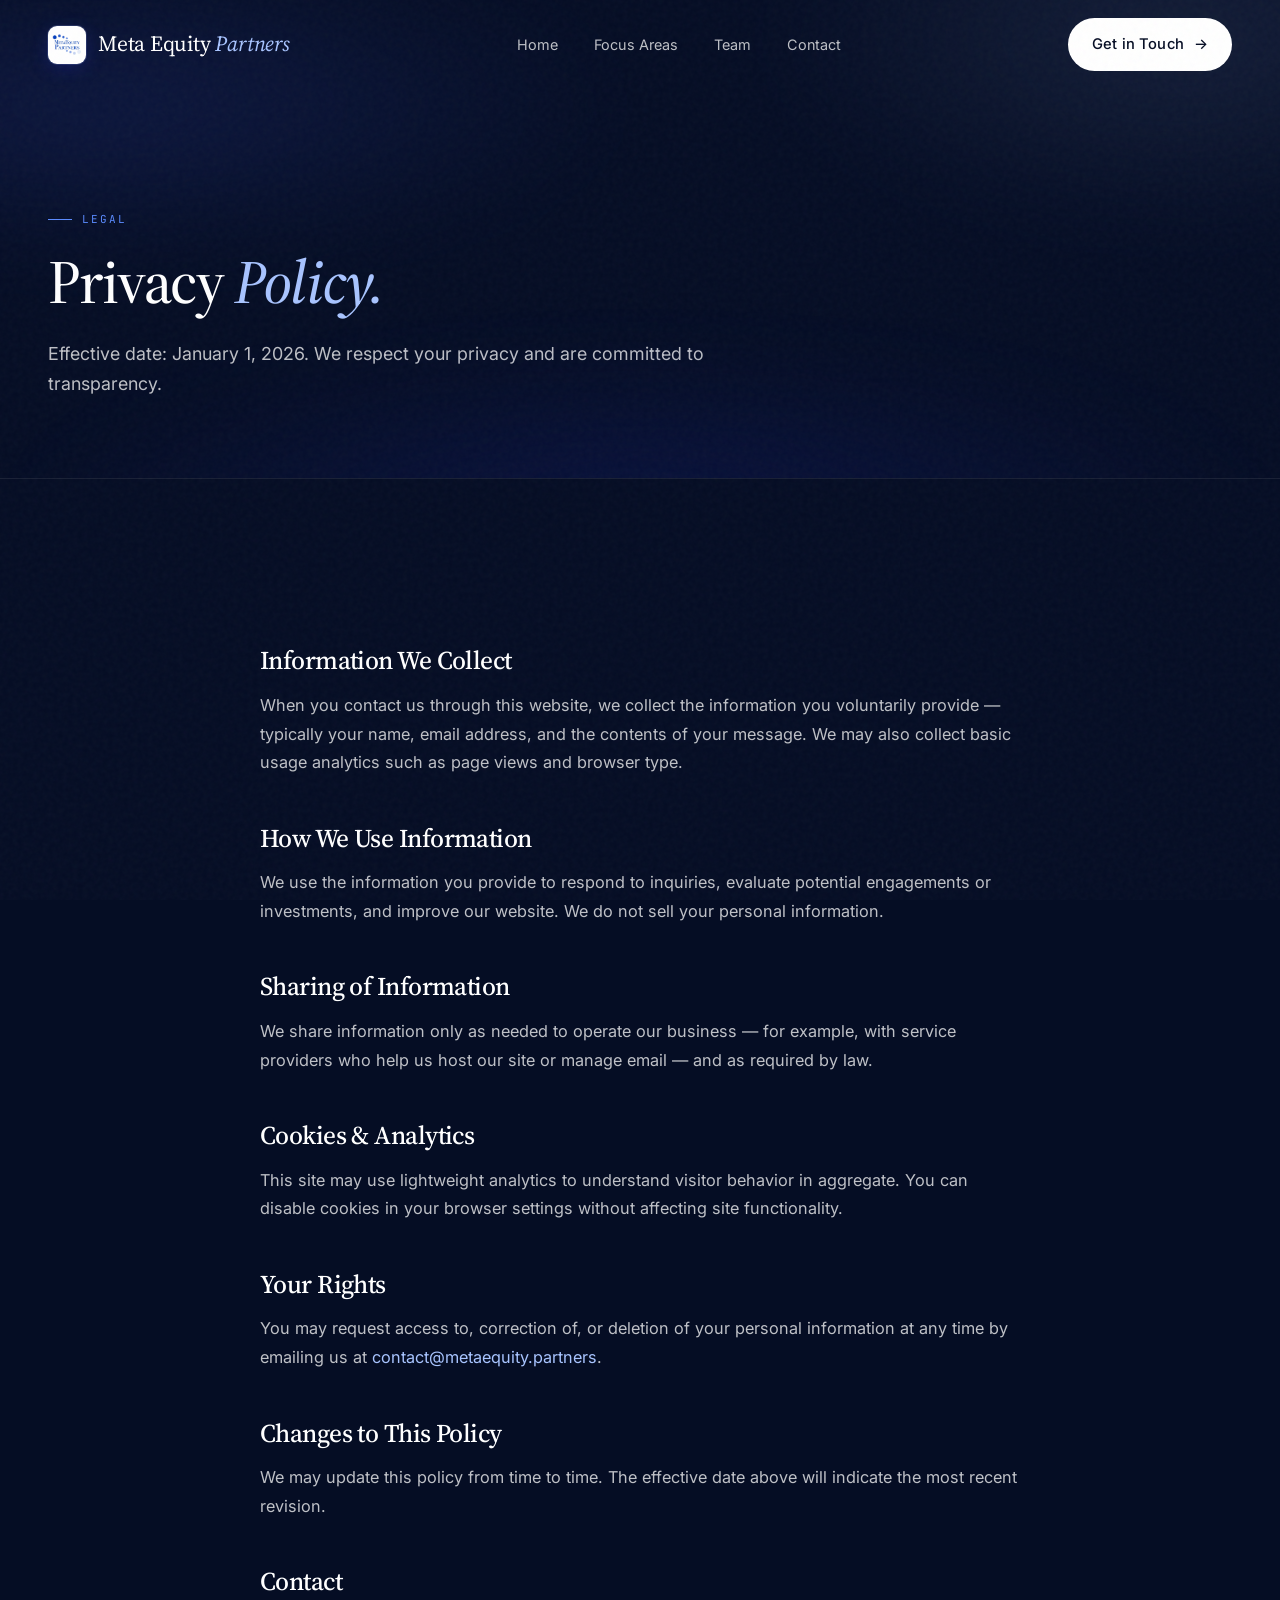
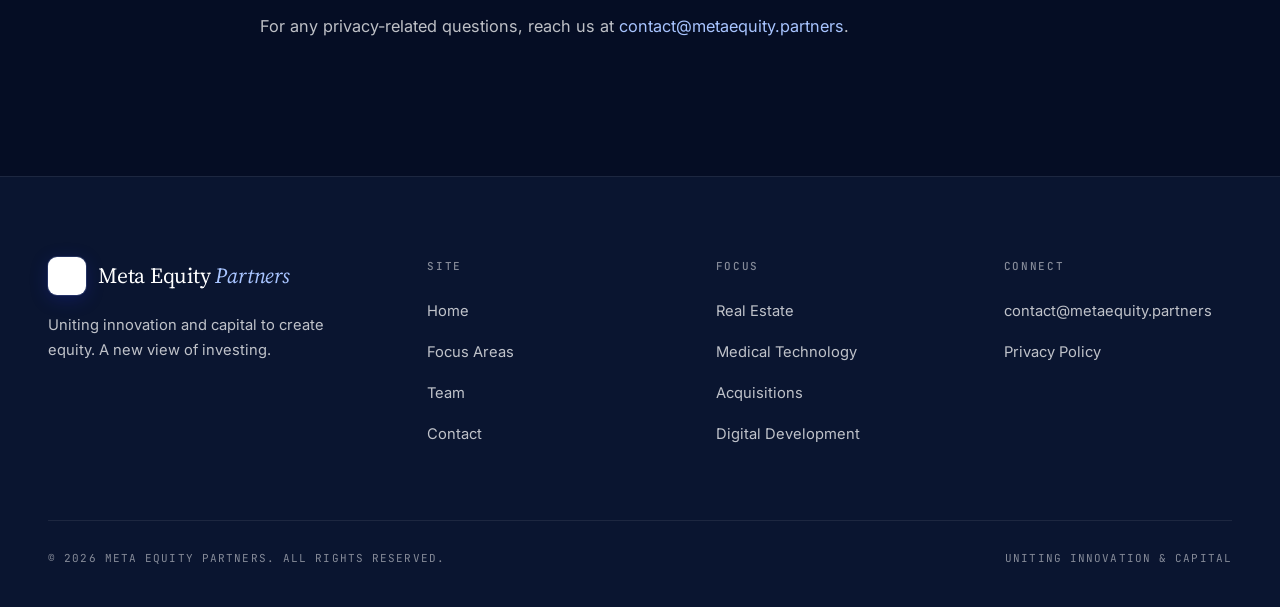
<file: privacy.html>
<!DOCTYPE html>
<html lang="en">
<head>
<meta charset="UTF-8" />
<meta name="viewport" content="width=device-width, initial-scale=1.0" />
<meta name="description" content="Privacy Policy — Meta Equity Partners." />
<title>Privacy Policy — Meta Equity Partners</title>
<link rel="preconnect" href="https://fonts.googleapis.com">
<link rel="preconnect" href="https://fonts.gstatic.com" crossorigin>
<link rel="stylesheet" href="https://fonts.googleapis.com/css2?family=Inter:wght@400;500;600;700&family=JetBrains+Mono:wght@400;500&family=Source+Serif+4:ital,opsz,wght@0,8..60,400;0,8..60,500;0,8..60,600;1,8..60,400;1,8..60,500&display=swap">
<link rel="stylesheet" href="css/styles.css">
<style>
    .legal {
        max-width: 760px;
        margin: 0 auto;
    }
    .legal h2 { font-size: 1.6rem; margin-top: 48px; margin-bottom: 16px; }
    .legal p { margin-bottom: 16px; line-height: 1.75; }
    .legal ul { margin-bottom: 16px; padding-left: 20px; color: var(--ivory-dim); }
    .legal ul li { margin-bottom: 8px; }
</style>
</head>
<body>

<nav class="nav" id="nav">
    <div class="nav-inner">
        <a href="index.html" class="brand">
            <img class="brand-mark" src="assets/logo.webp" alt="Meta Equity Partners" />
            <span>Meta Equity <em style="font-style:italic;color:var(--brand-light);">Partners</em></span>
        </a>
        <ul class="nav-links">
            <li><a href="index.html">Home</a></li>
            <li><a href="focus.html">Focus Areas</a></li>
            <li><a href="team.html">Team</a></li>
            <li><a href="contact.html">Contact</a></li>
        </ul>
        <a href="contact.html" class="btn btn-primary">Get in Touch <span class="arr">→</span></a>
        <button class="menu-toggle" aria-label="Open menu" id="menuToggle"><span></span><span></span><span></span></button>
    </div>
</nav>
<div class="mobile-menu" id="mobileMenu">
    <a href="index.html">Home</a>
    <a href="focus.html">Focus Areas</a>
    <a href="team.html">Team</a>
    <a href="contact.html">Contact</a>
</div>

<section class="page-hero">
    <div class="hero-mesh"></div>
    <div class="container">
        <span class="eyebrow reveal">Legal</span>
        <h1 class="reveal">Privacy <span class="italic-accent">Policy.</span></h1>
        <p class="lead reveal">Effective date: January 1, 2026. We respect your privacy and are committed to transparency.</p>
    </div>
</section>

<section>
    <div class="container">
        <div class="legal">
            <h2>Information We Collect</h2>
            <p>When you contact us through this website, we collect the information you voluntarily provide — typically your name, email address, and the contents of your message. We may also collect basic usage analytics such as page views and browser type.</p>

            <h2>How We Use Information</h2>
            <p>We use the information you provide to respond to inquiries, evaluate potential engagements or investments, and improve our website. We do not sell your personal information.</p>

            <h2>Sharing of Information</h2>
            <p>We share information only as needed to operate our business — for example, with service providers who help us host our site or manage email — and as required by law.</p>

            <h2>Cookies &amp; Analytics</h2>
            <p>This site may use lightweight analytics to understand visitor behavior in aggregate. You can disable cookies in your browser settings without affecting site functionality.</p>

            <h2>Your Rights</h2>
            <p>You may request access to, correction of, or deletion of your personal information at any time by emailing us at <a href="mailto:contact@metaequity.partners" style="color:var(--brand-light);">contact@metaequity.partners</a>.</p>

            <h2>Changes to This Policy</h2>
            <p>We may update this policy from time to time. The effective date above will indicate the most recent revision.</p>

            <h2>Contact</h2>
            <p>For any privacy-related questions, reach us at <a href="mailto:contact@metaequity.partners" style="color:var(--brand-light);">contact@metaequity.partners</a>.</p>
        </div>
    </div>
</section>

<footer class="footer">
    <div class="container">
        <div class="footer-grid">
            <div class="brand-block">
                <a href="index.html" class="brand">
                    <span class="brand-mark">M</span>
                    <span>Meta Equity <em style="font-style:italic;color:var(--brand-light);">Partners</em></span>
                </a>
                <p>Uniting innovation and capital to create equity. A new view of investing.</p>
            </div>
            <div><h5>Site</h5><ul><li><a href="index.html">Home</a></li><li><a href="focus.html">Focus Areas</a></li><li><a href="team.html">Team</a></li><li><a href="contact.html">Contact</a></li></ul></div>
            <div><h5>Focus</h5><ul><li><a href="focus.html#real-estate">Real Estate</a></li><li><a href="focus.html#medtech">Medical Technology</a></li><li><a href="focus.html#acquisitions">Acquisitions</a></li><li><a href="focus.html#digital">Digital Development</a></li></ul></div>
            <div><h5>Connect</h5><ul><li><a href="mailto:contact@metaequity.partners">contact@metaequity.partners</a></li><li><a href="privacy.html">Privacy Policy</a></li></ul></div>
        </div>
        <div class="footer-bottom">
            <span>© 2026 Meta Equity Partners. All rights reserved.</span>
            <span>Uniting Innovation &amp; Capital</span>
        </div>
    </div>
</footer>

<script src="js/app.js"></script>
</body>
</html>
</file>
<file: css/styles.css>
/* ================================================================
   META EQUITY PARTNERS — 2026 Modern Investment Firm Design System
   ================================================================ */

:root {
    /* Palette — sampled from MetaEquity Partners logo (royal + light blue) */
    --ink:        #050d24;       /* near-black brand navy */
    --ink-2:      #0a1530;       /* card surface */
    --ink-3:      #122046;       /* elevated surface */
    --line:       rgba(255,255,255,0.08);
    --line-2:     rgba(255,255,255,0.16);
    --ivory:      #ffffff;
    --ivory-dim:  rgba(255,255,255,0.74);
    --ivory-mute: rgba(255,255,255,0.50);
    --gold:       #5b8cff;        /* primary accent — light brand blue */
    --gold-soft:  #a8c4ff;        /* hover / soft accent */
    --emerald:    #2b3fcc;        /* secondary — deep brand royal */
    --blue:       #1e2cb8;        /* core brand royal */
    --brand:      #1e2cb8;        /* explicit brand color (logo blue) */
    --brand-2:    #4761ff;        /* gradient mid */
    --brand-light:#a8c4ff;        /* gradient end / dot-pattern light */

    /* Type — corporate-readable: sturdy serif display + clean sans body */
    --font-display: "Source Serif 4", "Source Serif Pro", "Charter", Georgia, serif;
    --font-sans:    "Inter", -apple-system, BlinkMacSystemFont, "Segoe UI", sans-serif;
    --font-mono:    "JetBrains Mono", ui-monospace, "SF Mono", Menlo, monospace;

    /* Rhythm */
    --container: 1240px;
    --radius:    14px;
    --radius-lg: 22px;

    --ease: cubic-bezier(.2,.7,.2,1);
}

* { box-sizing: border-box; margin: 0; padding: 0; }

html { scroll-behavior: smooth; -webkit-text-size-adjust: 100%; }

body {
    font-family: var(--font-sans);
    background: var(--ink);
    color: var(--ivory);
    line-height: 1.7;
    font-size: 17px;
    font-weight: 400;
    -webkit-font-smoothing: antialiased;
    -moz-osx-font-smoothing: grayscale;
    overflow-x: hidden;
}

/* Subtle film grain */
body::before {
    content: "";
    position: fixed;
    inset: 0;
    pointer-events: none;
    z-index: 100;
    opacity: 0.035;
    background-image: url("data:image/svg+xml,%3Csvg viewBox='0 0 200 200' xmlns='http://www.w3.org/2000/svg'%3E%3Cfilter id='n'%3E%3CfeTurbulence type='fractalNoise' baseFrequency='0.9' numOctaves='3' /%3E%3C/filter%3E%3Crect width='200' height='200' filter='url(%23n)' /%3E%3C/svg%3E");
}

img { max-width: 100%; display: block; }
a { color: inherit; text-decoration: none; }

::selection { background: var(--gold); color: var(--ink); }

.container {
    width: 100%;
    max-width: var(--container);
    margin: 0 auto;
    padding: 0 28px;
}

/* ====================  TYPOGRAPHY  ==================== */

.eyebrow {
    font-family: var(--font-mono);
    font-size: 11px;
    letter-spacing: 0.18em;
    text-transform: uppercase;
    color: var(--gold);
    display: inline-flex;
    align-items: center;
    gap: 10px;
}
.eyebrow::before {
    content: "";
    width: 24px; height: 1px;
    background: var(--gold);
}

h1, h2, h3, h4 {
    font-family: var(--font-display);
    font-weight: 500;
    letter-spacing: -0.022em;
    line-height: 1.08;
    color: var(--ivory);
}

h1 { font-size: clamp(2.4rem, 5.8vw, 5rem); font-weight: 500; }
h2 { font-size: clamp(1.9rem, 4.2vw, 3.4rem); }
h3 { font-size: clamp(1.35rem, 2.2vw, 1.85rem); font-weight: 500; }
h4 { font-size: clamp(1.15rem, 1.6vw, 1.4rem); font-weight: 500; }

.display-grad {
    background: linear-gradient(115deg, var(--ivory) 0%, var(--brand-light) 55%, var(--brand-2) 100%);
    -webkit-background-clip: text;
    background-clip: text;
    color: transparent;
}

.italic-accent {
    font-style: italic;
    color: var(--brand-light);
}

p { color: var(--ivory-dim); font-size: 1.02rem; line-height: 1.7; }
.lead { font-size: clamp(1.1rem, 1.4vw, 1.28rem); color: var(--ivory-dim); max-width: 60ch; line-height: 1.65; }

/* ====================  NAV  ==================== */

.nav {
    position: fixed;
    top: 0; left: 0; right: 0;
    z-index: 50;
    padding: 18px 0;
    transition: all 0.35s var(--ease);
}
.nav.scrolled {
    padding: 12px 0;
    background: rgba(10,14,26,0.72);
    backdrop-filter: saturate(180%) blur(18px);
    -webkit-backdrop-filter: saturate(180%) blur(18px);
    border-bottom: 1px solid var(--line);
}

.nav-inner {
    max-width: var(--container);
    margin: 0 auto;
    padding: 0 28px;
    display: flex;
    align-items: center;
    justify-content: space-between;
    gap: 28px;
}

.brand {
    display: flex;
    align-items: center;
    gap: 12px;
    font-family: var(--font-display);
    font-size: 1.35rem;
    color: var(--ivory);
    letter-spacing: -0.01em;
}
.brand-mark {
    width: 38px; height: 38px;
    border-radius: 9px;
    background: #ffffff;
    padding: 4px;
    object-fit: contain;
    box-shadow: 0 4px 18px rgba(30,44,184,0.30), 0 0 0 1px rgba(168,196,255,0.18);
    display: block;
    flex-shrink: 0;
}
.brand-mark--lg {
    width: 56px; height: 56px;
    border-radius: 12px;
    padding: 6px;
}

.nav-links {
    display: flex;
    align-items: center;
    gap: 36px;
    list-style: none;
}
.nav-links a {
    font-size: 0.9rem;
    color: var(--ivory-dim);
    transition: color 0.2s var(--ease);
    position: relative;
}
.nav-links a:hover { color: var(--ivory); }
.nav-links a::after {
    content: "";
    position: absolute;
    left: 0; right: 0; bottom: -6px;
    height: 1px;
    background: var(--gold);
    transform: scaleX(0);
    transform-origin: left;
    transition: transform 0.3s var(--ease);
}
.nav-links a:hover::after { transform: scaleX(1); }

.menu-toggle {
    display: none;
    background: transparent;
    border: 1px solid var(--line-2);
    border-radius: 8px;
    width: 40px; height: 40px;
    cursor: pointer;
    align-items: center;
    justify-content: center;
    flex-direction: column;
    gap: 4px;
}
.menu-toggle span {
    width: 16px; height: 1.5px;
    background: var(--ivory);
    transition: 0.3s;
}

.mobile-menu {
    display: none;
    position: fixed;
    top: 0; left: 0; right: 0; bottom: 0;
    background: rgba(10,14,26,0.97);
    backdrop-filter: blur(20px);
    z-index: 49;
    padding: 100px 28px 40px;
    flex-direction: column;
    gap: 8px;
}
.mobile-menu.open { display: flex; }
.mobile-menu a {
    font-family: var(--font-display);
    font-size: 2rem;
    color: var(--ivory);
    padding: 12px 0;
    border-bottom: 1px solid var(--line);
}

/* ====================  BUTTONS  ==================== */

.btn {
    display: inline-flex;
    align-items: center;
    gap: 10px;
    padding: 14px 24px;
    font-size: 0.92rem;
    font-weight: 500;
    border-radius: 999px;
    transition: all 0.3s var(--ease);
    cursor: pointer;
    border: none;
    font-family: var(--font-sans);
    letter-spacing: 0.01em;
    white-space: nowrap;
}

.btn-primary {
    background: var(--ivory);
    color: var(--ink);
}
.btn-primary:hover {
    background: var(--brand-light);
    color: var(--ink);
    transform: translateY(-1px);
    box-shadow: 0 12px 28px rgba(71,97,255,0.25);
}

.btn-ghost {
    background: transparent;
    color: var(--ivory);
    border: 1px solid var(--line-2);
}
.btn-ghost:hover {
    border-color: var(--gold);
    color: var(--gold-soft);
}

.btn .arr { transition: transform 0.3s var(--ease); display: inline-block; }
.btn:hover .arr { transform: translateX(4px); }

/* ====================  HERO  ==================== */

.hero {
    position: relative;
    padding: 180px 0 120px;
    overflow: hidden;
    min-height: 92vh;
    display: flex;
    align-items: center;
}

.hero-mesh {
    position: absolute;
    inset: -20%;
    z-index: 0;
    pointer-events: none;
    background:
        radial-gradient(ellipse 50% 40% at 20% 30%, rgba(71,97,255,0.22), transparent 60%),
        radial-gradient(ellipse 40% 50% at 80% 20%, rgba(168,196,255,0.16), transparent 60%),
        radial-gradient(ellipse 60% 40% at 50% 90%, rgba(30,44,184,0.30), transparent 60%);
    filter: blur(40px);
    animation: meshDrift 22s ease-in-out infinite alternate;
}
@keyframes meshDrift {
    0%   { transform: translate(0,0) scale(1); }
    100% { transform: translate(2%, -3%) scale(1.08); }
}

.hero-grid-bg {
    position: absolute;
    inset: 0;
    z-index: 0;
    background-image:
        linear-gradient(var(--line) 1px, transparent 1px),
        linear-gradient(90deg, var(--line) 1px, transparent 1px);
    background-size: 80px 80px;
    mask-image: radial-gradient(ellipse 80% 60% at 50% 40%, black, transparent 80%);
}

.hero-inner {
    position: relative;
    z-index: 1;
    width: 100%;
}

.hero-split {
    display: grid;
    grid-template-columns: 1.2fr 1fr;
    gap: 64px;
    align-items: center;
}
.hero-visual {
    position: relative;
    border-radius: var(--radius-lg);
    overflow: hidden;
    aspect-ratio: 4 / 5;
    background: linear-gradient(135deg, var(--ink-3), var(--ink-2));
    box-shadow:
        0 30px 60px -20px rgba(0,0,0,0.6),
        0 0 0 1px var(--line-2);
}
.hero-visual img {
    width: 100%; height: 100%;
    object-fit: cover;
    display: block;
    filter: saturate(0.85) brightness(0.85);
}
.hero-visual::after {
    content: "";
    position: absolute;
    inset: 0;
    background:
        linear-gradient(180deg, transparent 30%, rgba(5,13,36,0.55) 100%),
        linear-gradient(135deg, rgba(30,44,184,0.18), transparent 60%);
    pointer-events: none;
}

.hero h1 {
    margin: 22px 0 28px;
    max-width: 16ch;
}

.hero-actions {
    display: flex;
    gap: 14px;
    margin-top: 18px;
    flex-wrap: wrap;
}

.hero-meta {
    display: flex;
    align-items: center;
    gap: 36px;
    margin-top: 80px;
    padding-top: 32px;
    border-top: 1px solid var(--line);
    flex-wrap: wrap;
}
.hero-meta-item .num {
    font-family: var(--font-display);
    font-size: 2.2rem;
    color: var(--ivory);
    line-height: 1;
    display: block;
}
.hero-meta-item .lbl {
    font-family: var(--font-mono);
    font-size: 10px;
    letter-spacing: 0.15em;
    text-transform: uppercase;
    color: var(--ivory-mute);
    margin-top: 8px;
    display: block;
}

/* ====================  SECTIONS  ==================== */

section {
    position: relative;
    padding: 120px 0;
}
.section-head {
    display: grid;
    grid-template-columns: 1fr 1.6fr;
    gap: 60px;
    margin-bottom: 72px;
    align-items: end;
}
.section-head h2 { max-width: 14ch; }

/* ====================  FOCUS AREAS  ==================== */

.focus-grid {
    display: grid;
    grid-template-columns: repeat(2, 1fr);
    gap: 1px;
    background: var(--line);
    border: 1px solid var(--line);
    border-radius: var(--radius-lg);
    overflow: hidden;
}

.focus-card {
    background: var(--ink);
    padding: 0;
    position: relative;
    overflow: hidden;
    transition: background 0.4s var(--ease);
    min-height: 340px;
    display: flex;
    flex-direction: column;
    justify-content: space-between;
}
.focus-card-image {
    width: 100%;
    aspect-ratio: 16 / 9;
    overflow: hidden;
    position: relative;
    background: var(--ink-3);
}
.focus-card-image img {
    width: 100%; height: 100%;
    object-fit: cover;
    transition: transform 0.7s var(--ease), filter 0.4s var(--ease);
    filter: saturate(0.7) brightness(0.7);
}
.focus-card:hover .focus-card-image img {
    transform: scale(1.05);
    filter: saturate(0.95) brightness(0.85);
}
.focus-card-image::after {
    content: "";
    position: absolute;
    inset: 0;
    background:
        linear-gradient(180deg, transparent 35%, rgba(5,13,36,0.7) 100%),
        linear-gradient(135deg, rgba(30,44,184,0.25), transparent 70%);
    pointer-events: none;
}
.focus-card-body {
    padding: 36px 36px 40px;
    display: flex;
    flex-direction: column;
    justify-content: space-between;
    flex: 1;
}
.focus-card:hover { background: var(--ink-2); }
.focus-card::after {
    content: "";
    position: absolute;
    top: 0; right: 0;
    width: 280px; height: 280px;
    background: radial-gradient(circle, rgba(200,169,106,0.08), transparent 70%);
    transform: translate(40%, -40%);
    transition: transform 0.6s var(--ease);
}
.focus-card:hover::after { transform: translate(20%, -20%); }

.focus-card .num {
    font-family: var(--font-mono);
    font-size: 11px;
    color: var(--ivory-mute);
    letter-spacing: 0.15em;
}
.focus-card h3 {
    margin-top: 24px;
    margin-bottom: 16px;
}
.focus-card p { max-width: 36ch; }
.focus-card .tags {
    display: flex;
    gap: 8px;
    margin-top: 28px;
    flex-wrap: wrap;
}
.focus-card .tag {
    font-family: var(--font-mono);
    font-size: 10px;
    letter-spacing: 0.1em;
    text-transform: uppercase;
    padding: 6px 10px;
    border: 1px solid var(--line-2);
    border-radius: 4px;
    color: var(--ivory-dim);
}

/* ====================  PHILOSOPHY  ==================== */

.philosophy {
    background: var(--ink-2);
    border-top: 1px solid var(--line);
    border-bottom: 1px solid var(--line);
    position: relative;
    overflow: hidden;
}
.philosophy-bg {
    position: absolute;
    inset: 0;
    z-index: 0;
    pointer-events: none;
}
.philosophy-bg img {
    width: 100%; height: 100%;
    object-fit: cover;
    opacity: 0.18;
    filter: saturate(0.7) hue-rotate(-10deg);
}
.philosophy-bg::after {
    content: "";
    position: absolute;
    inset: 0;
    background:
        radial-gradient(ellipse 60% 70% at 50% 50%, transparent 0%, rgba(10,21,48,0.85) 80%),
        linear-gradient(180deg, var(--ink-2) 0%, transparent 30%, transparent 70%, var(--ink-2) 100%);
}
.philosophy .container { position: relative; z-index: 1; }

.philosophy-pull {
    font-family: var(--font-display);
    font-size: clamp(2rem, 4.2vw, 3.6rem);
    line-height: 1.15;
    color: var(--ivory);
    max-width: 22ch;
    margin: 0 auto;
    text-align: center;
}
.philosophy-pull .italic-accent { display: block; }

.philosophy-cite {
    text-align: center;
    margin-top: 36px;
    font-family: var(--font-mono);
    font-size: 11px;
    letter-spacing: 0.18em;
    text-transform: uppercase;
    color: var(--ivory-mute);
}

.principles {
    display: grid;
    grid-template-columns: repeat(3, 1fr);
    gap: 36px;
    margin-top: 90px;
}
.principle {
    padding-top: 24px;
    border-top: 1px solid var(--line-2);
}
.principle .pnum {
    font-family: var(--font-mono);
    font-size: 12px;
    color: var(--gold);
    letter-spacing: 0.15em;
}
.principle h4 {
    margin-top: 14px;
    margin-bottom: 12px;
    font-size: 1.4rem;
}

/* ====================  TEAM  ==================== */

.team-grid {
    display: grid;
    grid-template-columns: repeat(3, 1fr);
    gap: 1px;
    background: var(--line);
    border: 1px solid var(--line);
    border-radius: var(--radius-lg);
    overflow: hidden;
}
.team-card {
    background: var(--ink);
    padding: 36px 32px;
    transition: background 0.4s var(--ease);
}
.team-card:hover { background: var(--ink-2); }

/* Small avatar — used on home preview */
.team-avatar {
    width: 64px; height: 64px;
    border-radius: 50%;
    background: linear-gradient(135deg, var(--ink-3), var(--ink-2));
    border: 1px solid var(--line-2);
    display: grid; place-items: center;
    font-family: var(--font-display);
    font-size: 1.4rem;
    color: var(--brand-light);
    margin-bottom: 24px;
    overflow: hidden;
    flex-shrink: 0;
}
.team-avatar img {
    width: 100%; height: 100%;
    object-fit: cover;
    object-position: center top;
    display: block;
}

/* Full portrait — used on team page */
.team-card.with-portrait { padding: 0; display: flex; flex-direction: column; }
.team-portrait {
    width: 100%;
    aspect-ratio: 3 / 4;
    background: linear-gradient(135deg, var(--ink-3), var(--ink-2));
    overflow: hidden;
    position: relative;
}
.team-portrait img {
    width: 100%; height: 100%;
    object-fit: cover;
    object-position: center 18%;
    transition: transform 0.8s var(--ease), filter 0.6s var(--ease);
    filter: saturate(0.95) contrast(1.02);
}
.team-card.with-portrait:hover .team-portrait img {
    transform: scale(1.03);
    filter: saturate(1.05) contrast(1.05);
}
.team-portrait::after {
    content: "";
    position: absolute;
    inset: 0;
    background: linear-gradient(180deg, transparent 55%, rgba(5,13,36,0.55) 100%);
    pointer-events: none;
}
.team-portrait--placeholder {
    display: grid;
    place-items: center;
    font-family: var(--font-display);
    font-size: 3.5rem;
    color: var(--brand-light);
    background: linear-gradient(135deg, var(--ink-3), var(--ink-2));
}
.team-card.with-portrait .team-body {
    padding: 28px 28px 32px;
}

.team-card h3 {
    font-size: 1.25rem;
    margin-bottom: 6px;
}
.team-card .role {
    font-family: var(--font-mono);
    font-size: 10px;
    letter-spacing: 0.12em;
    text-transform: uppercase;
    color: var(--brand-light);
}
.team-card p {
    margin-top: 14px;
    font-size: 0.92rem;
}

/* ====================  STATS BAR  ==================== */

.stats {
    border-top: 1px solid var(--line);
    border-bottom: 1px solid var(--line);
    padding: 80px 0;
}
.stats-grid {
    display: grid;
    grid-template-columns: repeat(4, 1fr);
    gap: 40px;
}
.stat .big {
    font-family: var(--font-display);
    font-size: clamp(2.4rem, 4.5vw, 3.4rem);
    color: var(--ivory);
    line-height: 1;
}
.stat .big .sym { color: var(--gold); }
.stat .lbl {
    margin-top: 14px;
    font-family: var(--font-mono);
    font-size: 10px;
    letter-spacing: 0.15em;
    text-transform: uppercase;
    color: var(--ivory-mute);
}

/* ====================  CTA  ==================== */

.cta {
    text-align: center;
    padding: 140px 0;
    position: relative;
    overflow: hidden;
}
.cta::before {
    content: "";
    position: absolute;
    inset: 0;
    background: radial-gradient(ellipse 60% 80% at 50% 50%, rgba(200,169,106,0.1), transparent 70%);
    pointer-events: none;
}
.cta-inner { position: relative; z-index: 1; }
.cta h2 { max-width: 18ch; margin: 18px auto 28px; }
.cta p { max-width: 50ch; margin: 0 auto 36px; }

/* ====================  FOOTER  ==================== */

.footer {
    border-top: 1px solid var(--line);
    padding: 80px 0 40px;
    background: var(--ink-2);
}
.footer-grid {
    display: grid;
    grid-template-columns: 1.4fr 1fr 1fr 1fr;
    gap: 60px;
    margin-bottom: 60px;
}
.footer h5 {
    font-family: var(--font-mono);
    font-size: 11px;
    letter-spacing: 0.15em;
    text-transform: uppercase;
    color: var(--ivory-mute);
    margin-bottom: 20px;
    font-weight: 500;
}
.footer ul { list-style: none; }
.footer ul li { margin-bottom: 12px; }
.footer ul a {
    color: var(--ivory-dim);
    font-size: 0.92rem;
    transition: color 0.2s var(--ease);
}
.footer ul a:hover { color: var(--gold-soft); }
.footer .brand-block p {
    margin: 18px 0 28px;
    max-width: 32ch;
    font-size: 0.92rem;
}
.socials {
    display: flex;
    gap: 12px;
}
.socials a {
    width: 36px; height: 36px;
    border-radius: 50%;
    border: 1px solid var(--line-2);
    display: grid; place-items: center;
    color: var(--ivory-dim);
    transition: all 0.3s var(--ease);
}
.socials a:hover {
    border-color: var(--gold);
    color: var(--gold);
    transform: translateY(-2px);
}
.socials svg { width: 15px; height: 15px; }

.footer-bottom {
    padding-top: 28px;
    border-top: 1px solid var(--line);
    display: flex;
    justify-content: space-between;
    align-items: center;
    flex-wrap: wrap;
    gap: 16px;
    font-family: var(--font-mono);
    font-size: 11px;
    letter-spacing: 0.1em;
    color: var(--ivory-mute);
    text-transform: uppercase;
}

/* ====================  CONTACT FORM  ==================== */

.contact-wrap {
    display: grid;
    grid-template-columns: 1fr 1fr;
    gap: 80px;
    align-items: start;
}
.contact-info p { margin-bottom: 20px; max-width: 40ch; }
.contact-info .ci-block { margin-top: 36px; }
.contact-info .ci-block h5 {
    font-family: var(--font-mono);
    font-size: 11px;
    letter-spacing: 0.15em;
    text-transform: uppercase;
    color: var(--ivory-mute);
    margin-bottom: 10px;
}
.contact-info .ci-block a {
    font-family: var(--font-display);
    font-size: 1.5rem;
    color: var(--ivory);
    transition: color 0.2s var(--ease);
}
.contact-info .ci-block a:hover { color: var(--gold-soft); }

.contact-form {
    background: var(--ink-2);
    border: 1px solid var(--line);
    border-radius: var(--radius-lg);
    padding: 40px;
}
.field { margin-bottom: 22px; }
.field label {
    display: block;
    font-family: var(--font-mono);
    font-size: 10px;
    letter-spacing: 0.15em;
    text-transform: uppercase;
    color: var(--ivory-mute);
    margin-bottom: 8px;
}
.field input,
.field textarea,
.field select {
    width: 100%;
    background: transparent;
    border: none;
    border-bottom: 1px solid var(--line-2);
    color: var(--ivory);
    font-family: var(--font-sans);
    font-size: 1rem;
    padding: 12px 0;
    transition: border-color 0.3s var(--ease);
}
.field input:focus,
.field textarea:focus,
.field select:focus {
    outline: none;
    border-bottom-color: var(--gold);
}
.field textarea { min-height: 100px; resize: vertical; }
.field select { appearance: none; cursor: pointer; }
.contact-form .btn-primary { width: 100%; justify-content: center; margin-top: 12px; }

/* ====================  PAGE HERO (sub-pages) ==================== */
.page-hero {
    padding: 200px 0 80px;
    border-bottom: 1px solid var(--line);
    position: relative;
    overflow: hidden;
}
.page-hero .hero-mesh { opacity: 0.6; }
.page-hero .eyebrow { margin-bottom: 20px; }
.page-hero h1 { font-size: clamp(2.2rem, 4.8vw, 4rem); max-width: 18ch; }
.page-hero p { margin-top: 24px; max-width: 60ch; }
.page-hero-split {
    display: grid;
    grid-template-columns: 1.3fr 1fr;
    gap: 56px;
    align-items: center;
    position: relative;
    z-index: 1;
}
.page-hero-visual {
    position: relative;
    aspect-ratio: 5 / 4;
    border-radius: var(--radius-lg);
    overflow: hidden;
    background: var(--ink-3);
    box-shadow:
        0 30px 60px -25px rgba(0,0,0,0.6),
        0 0 0 1px var(--line-2);
}
.page-hero-visual img {
    width: 100%; height: 100%;
    object-fit: cover;
    filter: saturate(0.85) brightness(0.85);
}
.page-hero-visual::after {
    content: "";
    position: absolute;
    inset: 0;
    background: linear-gradient(180deg, transparent 50%, rgba(5,13,36,0.5) 100%);
}

/* Section image — used on focus.html section heads */
.section-image {
    width: 100%;
    aspect-ratio: 16 / 9;
    border-radius: var(--radius-lg);
    overflow: hidden;
    margin-bottom: 56px;
    position: relative;
    box-shadow:
        0 20px 50px -25px rgba(0,0,0,0.5),
        0 0 0 1px var(--line-2);
}
.section-image img {
    width: 100%; height: 100%;
    object-fit: cover;
    filter: saturate(0.85);
}
.section-image::after {
    content: "";
    position: absolute;
    inset: 0;
    background:
        linear-gradient(180deg, transparent 60%, rgba(5,13,36,0.45) 100%),
        linear-gradient(115deg, rgba(30,44,184,0.18), transparent 60%);
}

/* ====================  SCROLL REVEAL  ==================== */
.reveal {
    opacity: 0;
    transform: translateY(24px);
    transition: opacity 0.9s var(--ease), transform 0.9s var(--ease);
}
.reveal.in { opacity: 1; transform: none; }

/* ====================  RESPONSIVE  ==================== */
@media (max-width: 980px) {
    .hero-split { grid-template-columns: 1fr; gap: 48px; }
    .hero-visual { aspect-ratio: 16 / 10; max-height: 360px; order: -1; }
    .page-hero-split { grid-template-columns: 1fr; gap: 40px; }
    .page-hero-visual { aspect-ratio: 16 / 10; max-height: 320px; }
    .team-grid { grid-template-columns: repeat(2, 1fr); }
    .contact-wrap { gap: 56px; }
}

@media (max-width: 900px) {
    .nav-links { display: none; }
    .menu-toggle { display: flex; }
    .nav .btn-primary { display: none; }
    .nav-inner { padding: 0 20px; }

    .container { padding: 0 22px; }
    .hero { padding: 130px 0 70px; min-height: auto; }
    .hero h1 { font-size: clamp(2.2rem, 8vw, 3.2rem); }
    .hero-meta { gap: 24px 28px; margin-top: 56px; padding-top: 24px; }
    .hero-meta-item .num { font-size: 1.7rem; }

    section { padding: 72px 0; }
    .section-head { grid-template-columns: 1fr; gap: 20px; margin-bottom: 40px; }

    .focus-grid { grid-template-columns: 1fr; }
    .focus-card { padding: 0; min-height: auto; }
    .focus-card-body { padding: 28px 24px 32px; }
    .focus-card-image { aspect-ratio: 16 / 10; }
    .focus-card::after { display: none; }

    .principles { grid-template-columns: 1fr; gap: 28px; margin-top: 56px; }
    .team-grid { grid-template-columns: repeat(2, 1fr); }
    .team-card { padding: 28px 22px; }
    .team-card.with-portrait .team-body { padding: 22px 22px 26px; }
    .stats-grid { grid-template-columns: repeat(2, 1fr); gap: 28px; }
    .stat .big { font-size: 2.4rem; }

    .contact-wrap { grid-template-columns: 1fr; gap: 40px; }
    .contact-form { padding: 26px 22px; }

    .philosophy-pull { font-size: clamp(1.6rem, 6vw, 2.4rem); }

    .footer-grid { grid-template-columns: 1fr 1fr; gap: 36px; }
    .footer-bottom { font-size: 10px; flex-direction: column; align-items: flex-start; gap: 8px; }

    .page-hero { padding: 130px 0 60px; }
    .page-hero h1 { font-size: clamp(2rem, 8vw, 2.8rem); }

    .btn { padding: 13px 22px; font-size: 0.9rem; }
    .hero-actions { gap: 10px; }
    .hero-actions .btn { width: 100%; justify-content: center; }
}

@media (max-width: 600px) {
    .team-grid { grid-template-columns: 1fr; }
    .section-image { aspect-ratio: 4 / 3; margin-bottom: 36px; }
}

@media (max-width: 540px) {
    .container { padding: 0 18px; }
    .stats-grid { grid-template-columns: 1fr; gap: 24px; }
    .footer-grid { grid-template-columns: 1fr; gap: 32px; }
    .hero-meta-item .num { font-size: 1.6rem; }
    .hero-meta { flex-direction: column; align-items: flex-start; gap: 20px; }
    .hero-meta-item { width: 100%; display: flex; justify-content: space-between; align-items: baseline; padding-bottom: 16px; border-bottom: 1px solid var(--line); }
    .hero-meta-item:last-child { border-bottom: none; }
    .hero-meta-item .lbl { margin-top: 0; }
    .cta { padding: 90px 0; }
    .cta h2 { font-size: clamp(1.8rem, 7vw, 2.4rem); }
    .brand { font-size: 1.1rem; }
    .brand-mark { width: 34px; height: 34px; }
    .focus-card .tags { gap: 6px; }
    .focus-card .tag { font-size: 9px; padding: 5px 8px; }
}
</file>
